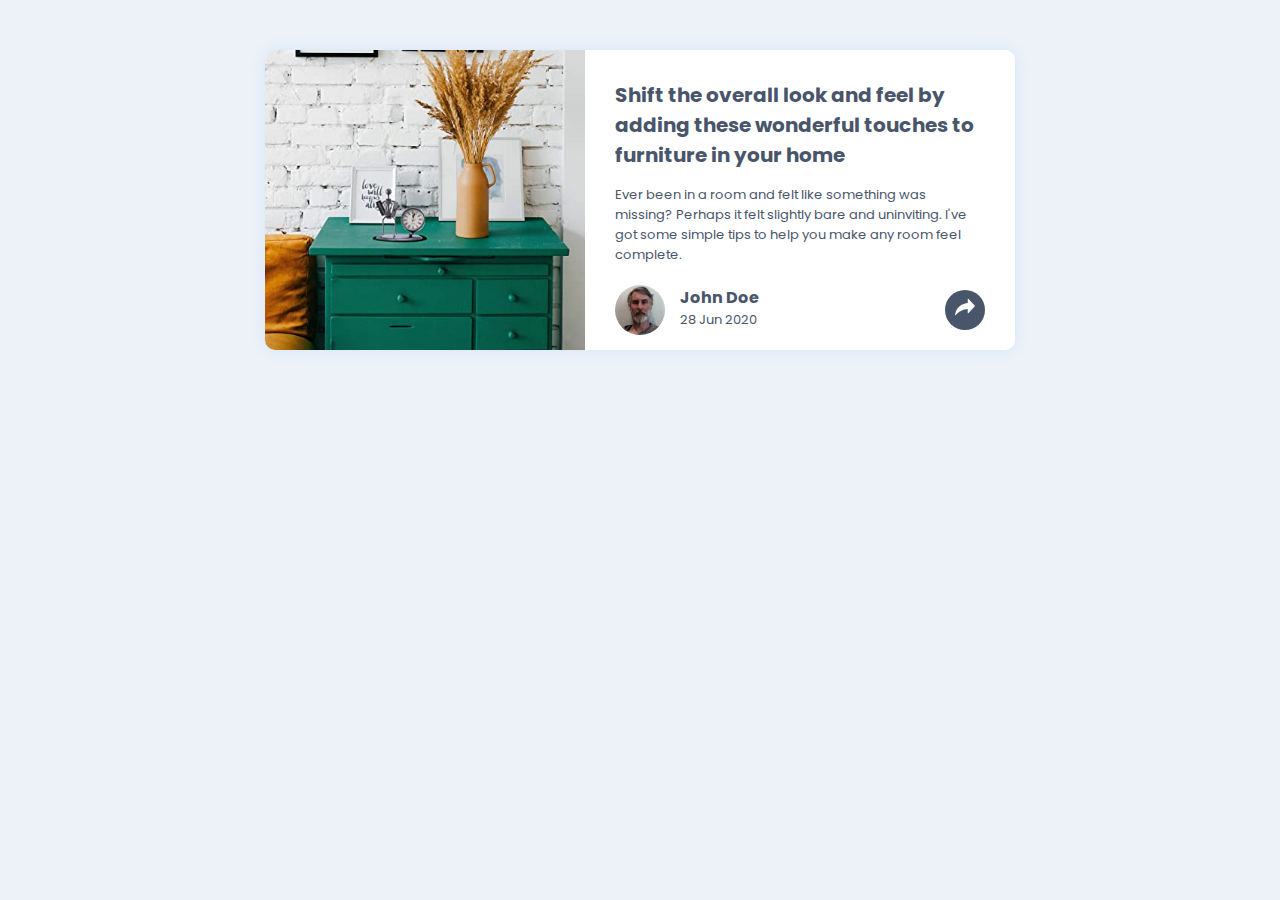
<file: Article Preview Component/index.html>
<!DOCTYPE html>
<html>
  <head>
    <meta charset="UTF-8" />
    <meta name="viewport" content="width=device-width, initial-scale=1.0" />
    <meta http-equiv="X-UA-Compatible" content="ie=edge" />
    <title>My Website</title>
    <link rel="stylesheet" href="style/style.css" />
  </head>
  <body>
    <main>
      <img
        id="furniture"
        src="images/furniture.jpg"
        alt="shot of green drawer with decoration on top"
      />
      <div id="text">
        <h2>
          Shift the overall look and feel by adding these wonderful touches to
          furniture in your home
        </h2>
        <p>
          Ever been in a room and felt like something was missing? Perhaps it
          felt slightly bare and uninviting. I've got some simple tips to help
          you make any room feel complete.
        </p>
        <div id="details">
          <img
            id="author"
            src="images/author.jpg"
            width="50"
            alt="author face photo"
          />

          <div id="details-specs">
            <h4>John Doe</h4>
            <p>28 Jun 2020</p>
          </div>

          <button id="compartilhar">
            <img
              src="images/compartilhar.png"
              width="20"
              alt="flecha de compartilhar"
            />
          </button>
          <nav>
            <p>SHARE</p>
            <img src="images/facebook.png" alt="facebook icon" width="30" />
            <img src="images/twitter.png" alt="twitter icon" width="30" />
            <img src="images/pinterest.png" alt="pinterest icon" width="30" />
            <img
              id="close"
              src="images/x.png"
              alt="exit icon"
              width="20"
              height="20"
            />
          </nav>
        </div>
      </div>
    </main>
    <script src="script.js"></script>
  </body>
</html>
</file>
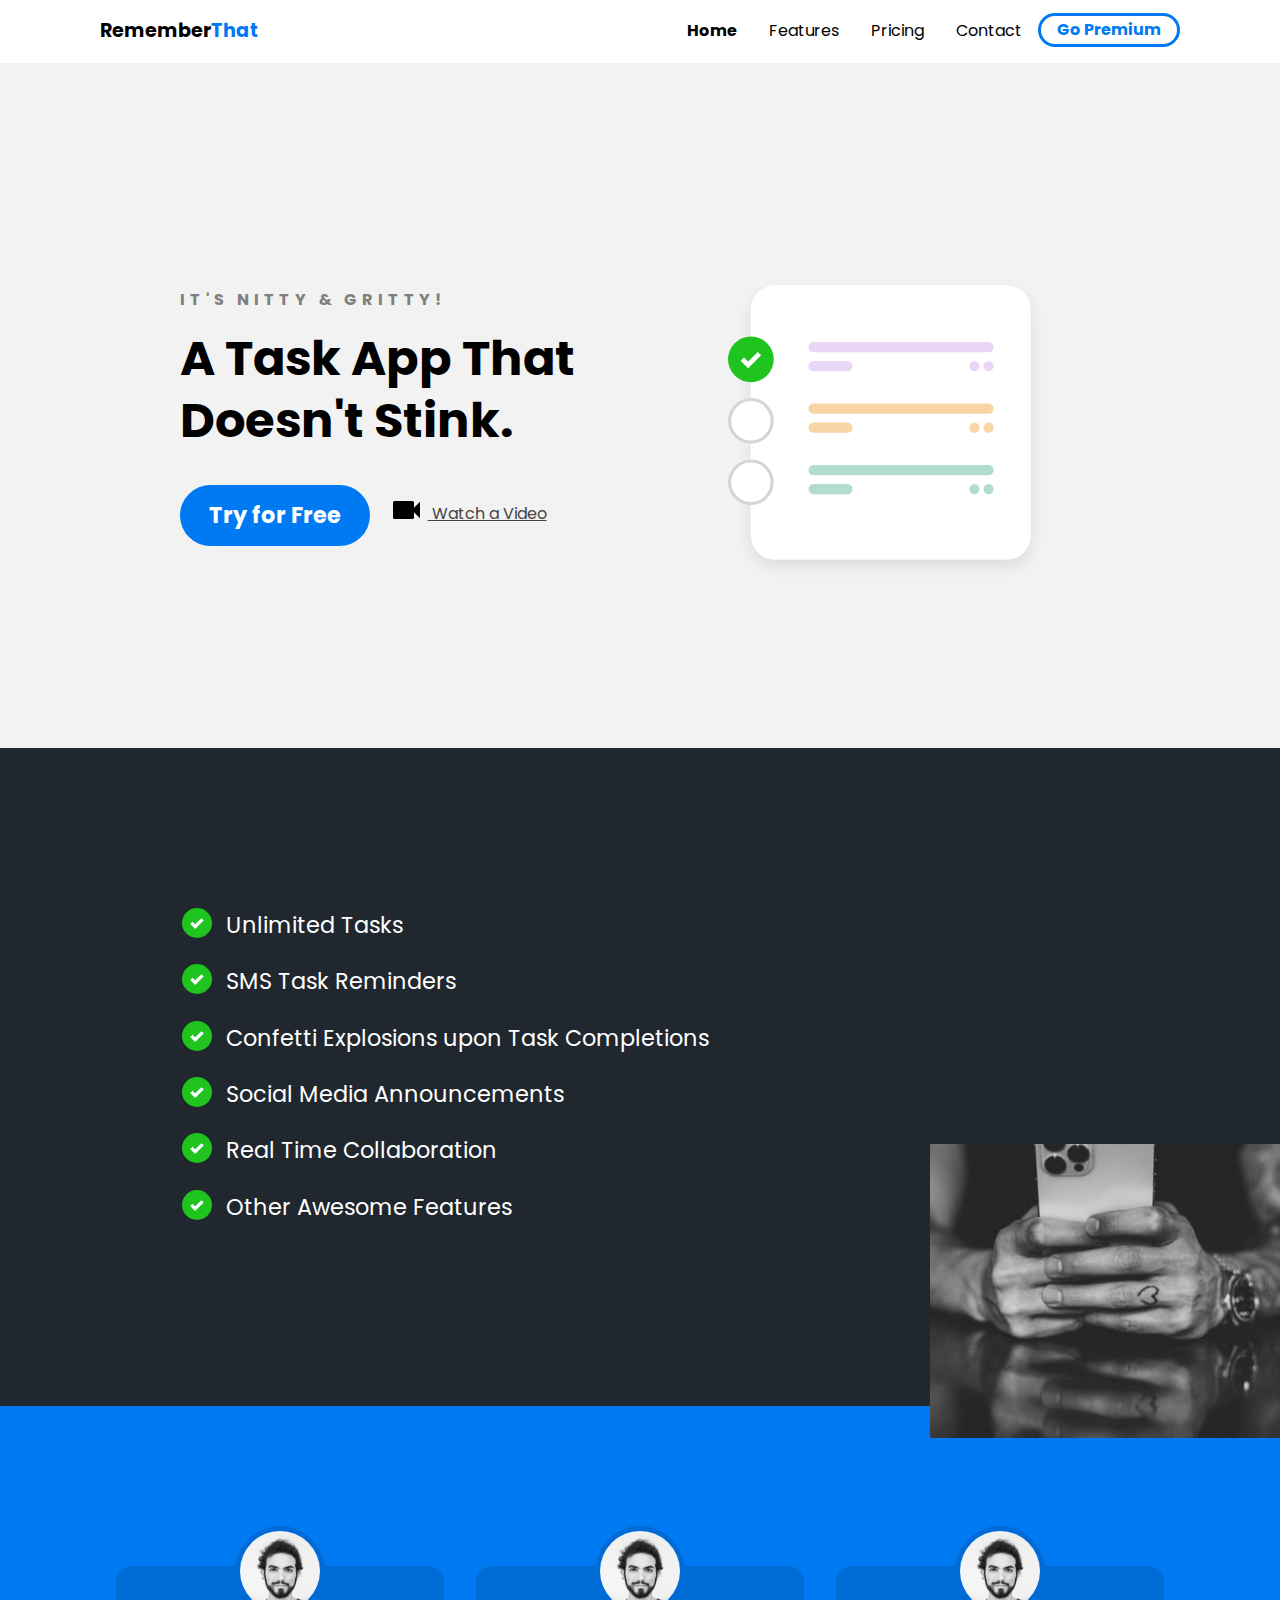
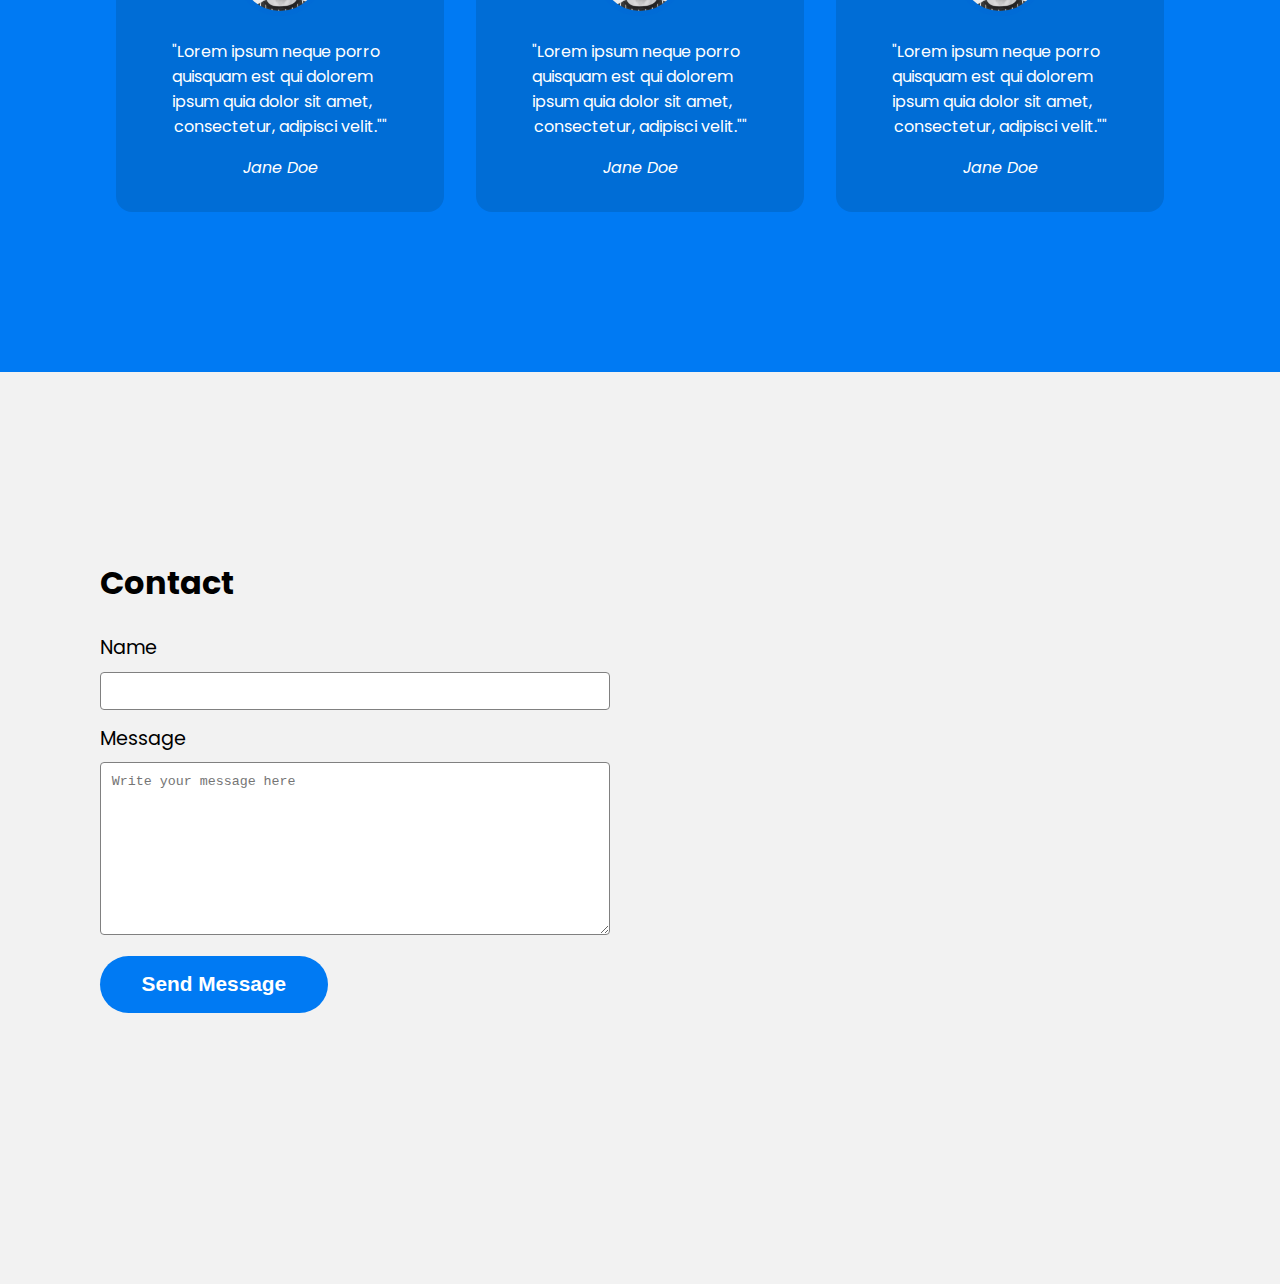
<file: Crash Course/index.html>
<!DOCTYPE html>
<html lang="en">
  <head>
    <meta charset="UTF-8" />
    <meta http-equiv="X-UA-Compatible" content="IE=edge" />
    <meta
      name="viewport"
      content="width=
    , initial-scale=1.0"
    />
    <title>Crash Course</title>
    <link rel="stylesheet" href="css/mains.css" />
  </head>
  <body>
    <div class="navbar">
      <div class="container">
        <a class="logo" href="#">Remember<span>That</span></a>

        <img
          id="mobile-cta"
          class="mobile-menu"
          src="images/menu.svg"
          alt="Open Navigation"
        />

        <nav>
          <img
            id="mobile-exit"
            class="mobile-menu-exit"
            src="images/exit.svg"
            alt="Close Navigation"
          />
          <ul class="primary-nav">
            <li class="current">
              <a href="#">Home</a>
            </li>
            <li>
              <a href="#">Features</a>
            </li>
            <li>
              <a href="#">Pricing</a>
            </li>
          </ul>
          <ul class="secondary-nav">
            <li>
              <a href="#">Contact</a>
            </li>
            <li class="go-premium-cta">
              <a href="#">Go Premium</a>
            </li>
          </ul>
        </nav>
      </div>
    </div>

    <section class="hero">
      <div class="container">
        <div class="left-col">
          <p class="subhead">It's Nitty &amp; Gritty!</p>
          <h1>A Task App That Doesn't Stink.</h1>
          <div class="hero-cta">
            <a href="#" class="primary-cta">Try for Free</a>
            <a href="#" class="watch-video-cta">
              <img src="images/watch.svg" alt="Watch a video" /> Watch a Video
            </a>
          </div>
        </div>
        <img
          src="images/illustration.svg"
          class="hero-img"
          alt="Illustration"
        />
      </div>
    </section>

    <section class="features-section">
      <div class="container">
        <ul class="features-list">
          <li>Unlimited Tasks</li>
          <li>SMS Task Reminders</li>
          <li>Confetti Explosions upon Task Completions</li>
          <li>Social Media Announcements</li>
          <li>Real Time Collaboration</li>
          <li>Other Awesome Features</li>
        </ul>

        <img
          class="features-section-img"
          src="images/holding-phone.jpg"
          alt="Man holding Phone"
        />
      </div>
    </section>

    <section class="testimonials-section">
      <div class="container">
        <ul>
          <li>
            <img src="images/person.jpg" alt="Person" />
            <blockquote>
              "Lorem ipsum neque porro quisquam est qui dolorem ipsum quia dolor
              sit amet, consectetur, adipisci velit.""
            </blockquote>
            <cite>Jane Doe</cite>
          </li>
          <li>
            <img src="images/person.jpg" alt="Person" />
            <blockquote>
              "Lorem ipsum neque porro quisquam est qui dolorem ipsum quia dolor
              sit amet, consectetur, adipisci velit.""
            </blockquote>
            <cite>Jane Doe</cite>
          </li>
          <li>
            <img src="images/person.jpg" alt="Person" />
            <blockquote>
              "Lorem ipsum neque porro quisquam est qui dolorem ipsum quia dolor
              sit amet, consectetur, adipisci velit.""
            </blockquote>
            <cite>Jane Doe</cite>
          </li>
        </ul>
      </div>
    </section>

    <section class="contact-section">
      <div class="container">
        <div class="contact-left">
          <h2>Contact</h2>
          <form action="">
            <label for="name">Name</label>
            <input type="text" id="name" name="name" />

            <label for="message">Message</label>
            <textarea
              name="message"
              id="mesage"
              cols="30"
              rows="10"
              placeholder="Write your message here"
            ></textarea>

            <input
              type="submit"
              class="send-message-cta"
              value="Send Message"
            />
          </form>
        </div>
        <div class="contact-right">
          <iframe
            src="https://www.google.com/maps/embed?pb=!1m18!1m12!1m3!1d3537.8714321676825!2d-48.51075507558529!3d-27.535453135428885!2m3!1f0!2f0!3f0!3m2!1i1024!2i768!4f13.1!3m3!1m2!1s0x9527470d7aaf826b%3A0x4d3572e8bdd0a188!2sSquare%20SC!5e0!3m2!1spt-BR!2sbr!4v1649098573758!5m2!1spt-BR!2sbr"
            width="600"
            height="450"
            style="border: 0"
            allowfullscreen=""
            loading="lazy"
            referrerpolicy="no-referrer-when-downgrade"
          ></iframe>
        </div>
      </div>
    </section>

    <script>
      const mobileBtn = document.getElementById("mobile-cta");
      const nav = document.querySelector("nav");
      const mobileBtnExit = document.getElementById("mobile-exit");
      mobileBtn.addEventListener("click", () => {
        nav.classList.add("menu-btn");
      });
      mobileBtnExit.addEventListener("click", () => {
        nav.classList.remove("menu-btn");
      });
    </script>
  </body>
</html>
</file>
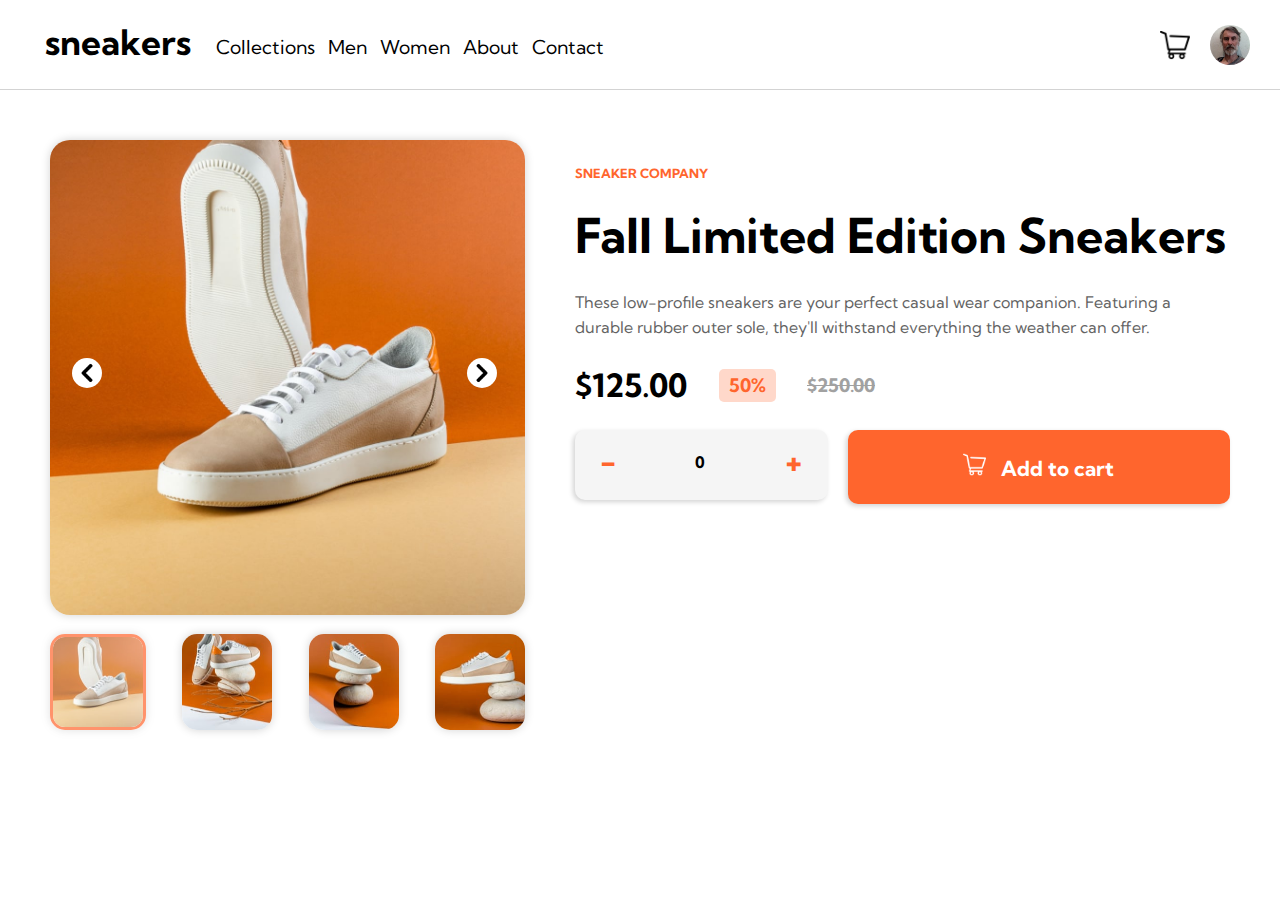
<file: E-commerce Product Page/index.html>
<!DOCTYPE html>
<html>
  <head>
    <meta charset="UTF-8" />
    <meta name="viewport" content="width=device-width, initial-scale=1.0" />
    <meta http-equiv="X-UA-Compatible" content="ie=edge" />
    <title>My Website</title>
    <link rel="stylesheet" href="style/style.css" />
  </head>
  <body>
    <header>
      <img
        id="menu-icon"
        src="images/menu.png"
        alt="menu icon"
        width="25"
        height="25"
      />
      <h2>sneakers</h2>

      <nav>
        <div id="navbar">
          <img
            src="images/close.png"
            alt="close icon"
            width="20"
            id="close-nav"
          />
          <a href="#">Collections</a>
          <a href="#">Men</a>
          <a href="#">Women</a>
          <a href="#">About</a>
          <a href="#">Contact</a>
        </div>
        <div id="gray-filter"></div>
      </nav>
      <div id="user-items">
        <img src="images/cart.png" alt="cart icon" id="cart" width="30" /><img
          src="images/author.jpg"
          alt="profile picture"
          id="profile"
          width="40"
        />
      </div>
    </header>
    <main>
      <section id="images-product">
        <div id="images-carrossel">
          <div id="flechas">
            <div>
              <img
                src="images/flecha-esquerda.png"
                alt="flecha esquerda"
                width="20"
                id="previous-arrow"
              />
            </div>
            <div>
              <img
                src="images/flecha-direita.png"
                alt="flecha direita"
                width="20"
                id="next-arrow"
              />
            </div>
          </div>
          <img
            class="carousel"
            src="images/image-product-1.jpg"
            alt="imagem produto 1"
            id="img1"
          />
          <img
            class="hide carousel"
            src="images/image-product-2.jpg"
            alt="imagem produto 2"
            id="img2"
          />
          <img
            class="hide carousel"
            src="images/image-product-3.jpg"
            alt="imagem produto 3"
            id="img3"
          />
          <img
            class="hide carousel"
            src="images/image-product-4.jpg"
            alt="imagem produto 4"
            id="img4"
          />
        </div>
        <div id="images-thumbnail">
          <img
            src="images/image-product-1-thumbnail.jpg"
            alt="imagem produto 1 thumbnail"
            id="thumb1"
            class="thumb-selected"
          />
          <img
            src="images/image-product-2-thumbnail.jpg"
            alt="imagem produto 2 thumbnail"
            id="thumb2"
          />
          <img
            src="images/image-product-3-thumbnail.jpg"
            alt="imagem produto 3 thumbnail"
            id="thumb3"
          />
          <img
            src="images/image-product-4-thumbnail.jpg"
            alt="imagem produto 4 thumbnail"
            id="thumb4"
          />
        </div>
      </section>
      <section id="product-description">
        <h6>SNEAKER COMPANY</h6>
        <h1 id="title">Fall Limited Edition Sneakers</h1>
        <p>
          These low-profile sneakers are your perfect casual wear companion.
          Featuring a durable rubber outer sole, they'll withstand everything
          the weather can offer.
        </p>
        <div id="price-section">
          <h1>$125.00</h1>
          <h3 id="discount">50%</h3>
          <h3 id="original-price">$250.00</h3>
        </div>
        <div id="buttons-buy">
          <div id="add-item">
            <button class="change-quantity" id="take-off">-</button>
            <p>0</p>
            <button class="change-quantity" id="add">+</button>
          </div>
          <button id="add-to-cart">
            <img src="images/cart.png" alt="cart icon" width="23" />
            Add to cart
          </button>
        </div>
      </section>
    </main>
    <script src="script.js"></script>
  </body>
</html>
</file>
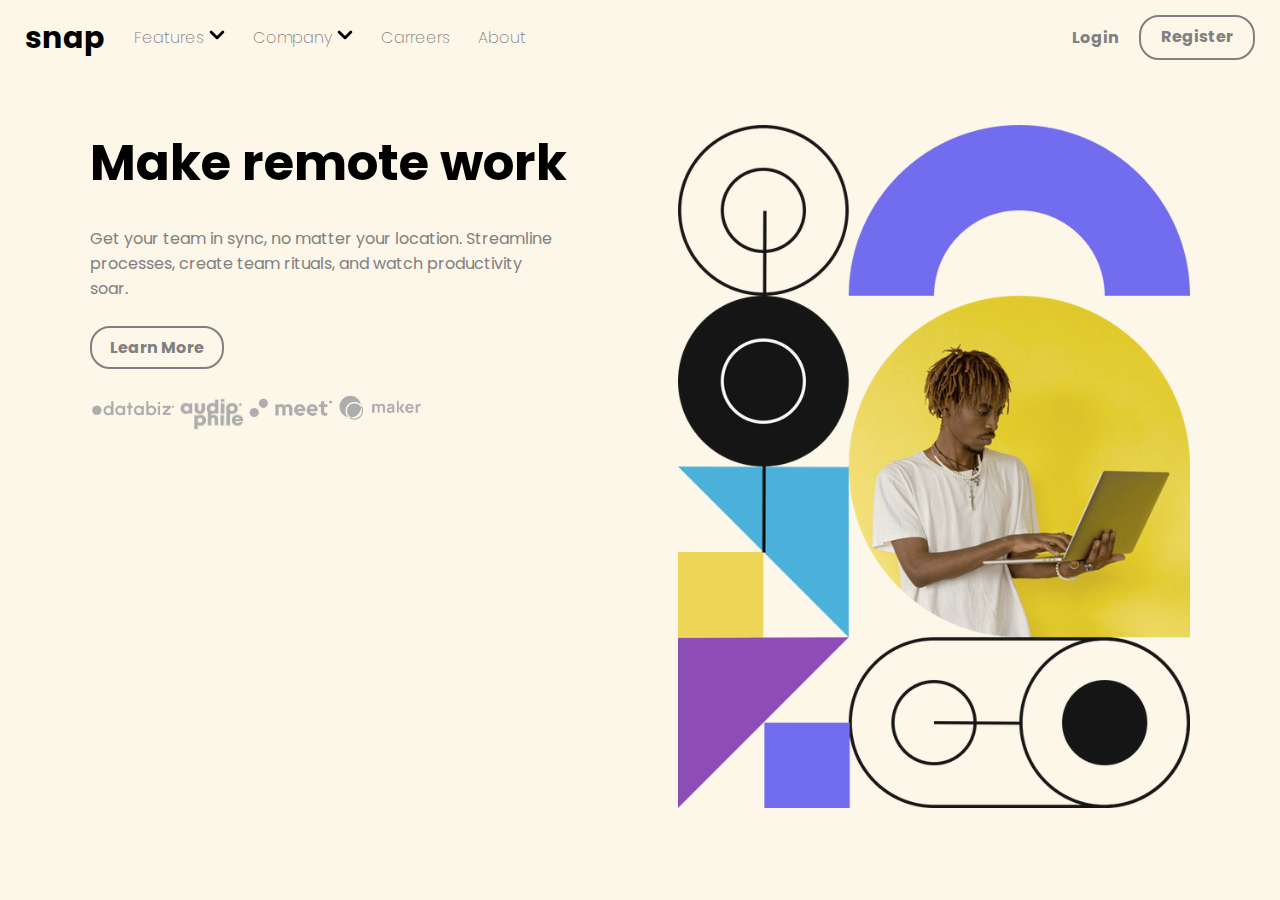
<file: Intro Section/index.html>
<!DOCTYPE html>
<html>
  <head>
    <meta charset="UTF-8" />
    <meta name="viewport" content="width=device-width, initial-scale=1.0" />
    <meta http-equiv="X-UA-Compatible" content="ie=edge" />
    <title>My Website</title>
    <link rel="stylesheet" href="style/style.css" />
  </head>
  <body>
    <header>
      <h3 id="title">snap</h3>

      <img
        class="show-menu"
        id="menu-bar"
        src="images/menu.png"
        alt="menu icon"
        width="25"
      />
      <img
        class="hide"
        id="close-bar"
        src="images/close.png"
        alt="menu icon"
        width="25"
      />
      <nav>
        <div id="features-nav">
          <h4>
            Features
            <img
              id="arrow-feature"
              src="images/flecha-baixo.png"
              alt="arrow icon"
              width="16"
            />
          </h4>
          <div class="hide" id="features-drop">
            <p>ToDo List</p>
            <p>Calendars</p>
            <p>Reminders</p>
            <p>Planning</p>
          </div>
        </div>

        <div id="company-nav">
          <h4>
            Company
            <img
              id="arrow-company"
              src="images/flecha-baixo.png"
              alt="arrow icon"
              width="16"
            />
          </h4>
          <div class="hide" id="company-drop">
            <p>History</p>
            <p>Our Team</p>
            <p>Blog</p>
          </div>
        </div>

        <h4>Carreers</h4>
        <h4>About</h4>

        <h4 id="login">Login</h4>
        <h4 id="register">Register</h4>
      </nav>
    </header>
    <main>
      <div id="intro-art-mobile">
        <img src="images/image-hero-mobile.png" alt="abstract art" />
      </div>
      <div id="descriptions">
        <h1>Make remote work</h1>
        <p>
          Get your team in sync, no matter your location. Streamline processes,
          create team rituals, and watch productivity soar.
        </p>
        <h4>Learn More</h4>
        <div id="logos">
          <img
            class="img-logo"
            src="images/client-databiz.png"
            alt="databiz logo"
            width="85"
          />
          <img
            class="img-logo"
            src="images/client-audiophile.png"
            alt="audiophile logo"
            width="65"
          />

          <img
            class="img-logo"
            src="images/client-meet.png"
            alt="meet logo"
            width="85"
          />
          <img
            class="img-logo"
            src="images/client-maker.png"
            alt="maker logo"
            width="85"
          />
        </div>
      </div>
      <img
        id="intro-art-desktop"
        src="images/image-hero-desktop.png"
        alt="abstract art"
      />
    </main>
    <footer></footer>
    <script src="script.js"></script>
  </body>
</html>
</file>
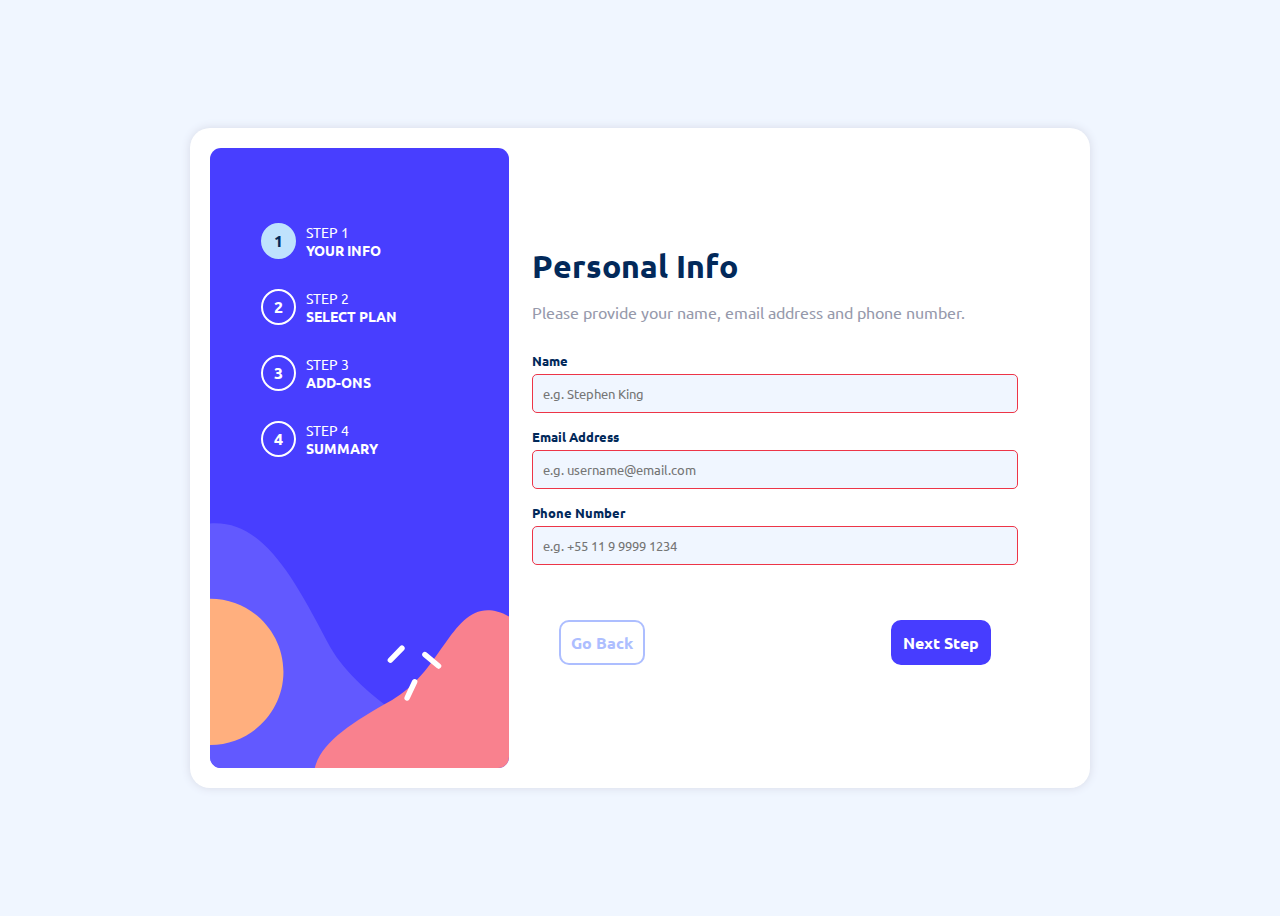
<file: Multi-Step Form/index.html>
<!DOCTYPE html>
<html>
  <head>
    <meta charset="UTF-8" />
    <meta name="viewport" content="width=device-width, initial-scale=1.0" />
    <meta http-equiv="X-UA-Compatible" content="ie=edge" />
    <title>Multi-Step Form</title>
    <link rel="stylesheet" href="style/style.css" />
  </head>
  <body>
    <main>
      <nav>
        <img id="desktop" src="images/bg-sidebar-desktop.svg" alt="" />
        <div id="nav">
          <div id="page-1" class="description">
            <button class="selected">1</button>
            <div class="page-description">
              <p>STEP 1</p>
              <h4>YOUR INFO</h4>
            </div>
          </div>
          <div id="page-2" class="description">
            <button>2</button>
            <div class="page-description">
              <p>STEP 2</p>
              <h4>SELECT PLAN</h4>
            </div>
          </div>
          <div id="page-3" class="description">
            <button>3</button>
            <div class="page-description">
              <p>STEP 3</p>
              <h4>ADD-ONS</h4>
            </div>
          </div>
          <div id="page-4" class="description">
            <button>4</button>
            <div class="page-description">
              <p>STEP 4</p>
              <h4>SUMMARY</h4>
            </div>
          </div>
        </div>
      </nav>

      <form id="form-post" action="thanks.html">
        <section id="personal-info" class="">
          <div class="header">
            <h1>Personal Info</h1>
            <p>Please provide your name, email address and phone number.</p>
          </div>
          <div class="form" id="info">
            <label for="POST-name">Name</label>
            <input
              id="POST-name"
              class="input-text"
              type="text"
              name="name"
              placeholder="e.g. Stephen King"
              required
            />

            <label for="POST-email">Email Address</label>
            <input
              id="POST-email"
              class="input-text"
              type="email"
              name="email"
              placeholder="e.g. username@email.com"
              required
            />

            <label for="POST-phone">Phone Number</label>
            <input
              id="POST-phone"
              class="input-text"
              type="tel"
              name="phone"
              placeholder="e.g. +55 11 9 9999 1234"
              required
            />
          </div>
        </section>

        <section id="select-plan" class="hide">
          <div class="header">
            <h1>Select Your Plan</h1>
            <p>You have the option of monthly or yearly billing.</p>
          </div>
          <div class="form" id="sel-plan">
            <input type="radio" id="arcade" name="plan" value="Arcade" />
            <label for="arcade" class="label-pattern"
              ><img src="images/icon-arcade.svg" alt="" />
              <div>
                <h4>Arcade</h4>
                <p>R$9<span class="plan-change">/mo</span></p>
                <h6 class="year-contract hide">2 months free</h6>
              </div></label
            >

            <input type="radio" id="advanced" name="plan" value="Advanced" />
            <label for="advanced" class="label-pattern"
              ><img src="images/icon-advanced.svg" alt="" />
              <div>
                <h4>Advanced</h4>
                <p>R$12<span class="plan-change">/mo</span></p>
                <h6 class="year-contract hide">2 months free</h6>
              </div></label
            >

            <input type="radio" id="pro" name="plan" value="Pro" checked />
            <label for="pro" class="label-pattern"
              ><img src="images/icon-pro.svg" alt="" />
              <div>
                <h4>Pro</h4>
                <p>R$15<span class="plan-change">/mo</span></p>
                <h6 class="year-contract hide">2 months free</h6>
              </div></label
            >

            <div id="payment-method">
              <input
                type="radio"
                id="month"
                class="form-control"
                name="payment-method"
                value="Month"
                checked
              />
              <label for="month">Monthly</label>
              <input
                type="radio"
                id="year"
                name="payment-method"
                value="Year"
                class="form-control"
              />
              <label for="year">Yearly</label>
            </div>
          </div>
        </section>

        <section id="add-ons" class="hide">
          <div class="header">
            <h1>Pick Add-ons</h1>
            <p>Add-ons help enhance your gaming experience.</p>
          </div>
          <div class="form add-ons-content">
            <input
              type="checkbox"
              id="online-service"
              name="online-service"
              value="Online"
            />
            <label for="online-service" class="label-pattern"
              ><div>
                <h4>Online Service</h4>
                <p>Access to multiplayer games</p>
              </div>
              <h6>+R$1<span class="plan-change">/mo</span></h6></label
            >

            <input
              type="checkbox"
              id="larger-storage"
              name="larger-storage"
              value="Storage"
            />
            <label for="larger-storage" class="label-pattern"
              ><div>
                <h4>Larger Storage</h4>
                <p>Extra 1TB of cloud save</p>
              </div>
              <h6>+R$2<span class="plan-change">/mo</span></h6></label
            >

            <input
              type="checkbox"
              id="custom-profile"
              name="custom-profile"
              value="Custom"
            />
            <label for="custom-profile" class="label-pattern"
              ><div>
                <h4>Custom Profile</h4>
                <p>Custom theme on your profile</p>
              </div>
              <h6>+R$2<span class="plan-change">/mo</span></h6></label
            >
          </div>
        </section>

        <section id="summary" class="hide">
          <div class="header">
            <h1>Finishing Up</h1>
            <p>Duble-check if everything looks OK before confirming</p>
          </div>
          <div class="form" id="form-summary">
            <div id="gray-bg">
              <div id="plan-info" class="add-ons-summary">
                <h4>Pro</h4>
                <p>R$15<span class="plan-change">/mo</span></p>
                <h6 class="year-contract hide">2 months free</h6>
              </div>
              <p id="change-plan">Change Plan</p>
              <hr />
              <div>
                <div id="on-serv" class="add-ons-summary"></div>
                <div id="lar-sto" class="add-ons-summary"></div>
                <div id="cus-prof" class="add-ons-summary"></div>
              </div>
            </div>
            <div id="total" class="add-ons-summary">
              <h4>Total</h4>
              <p>
                R$<span id="valor-total">15</span
                ><span class="plan-change">/mo</span>
              </p>
            </div>
          </div>
        </section>

        <div class="footer">
          <p id="go-back" class="button">Go Back</p>
          <p class="button next-step" id="button-next">Next Step</p>
          <input
            class="next-step hide"
            id="button-submit"
            type="submit"
            value="Submit"
          />
        </div>
      </form>
    </main>
    <script defer src="script.js"></script>
  </body>
</html>
</file>
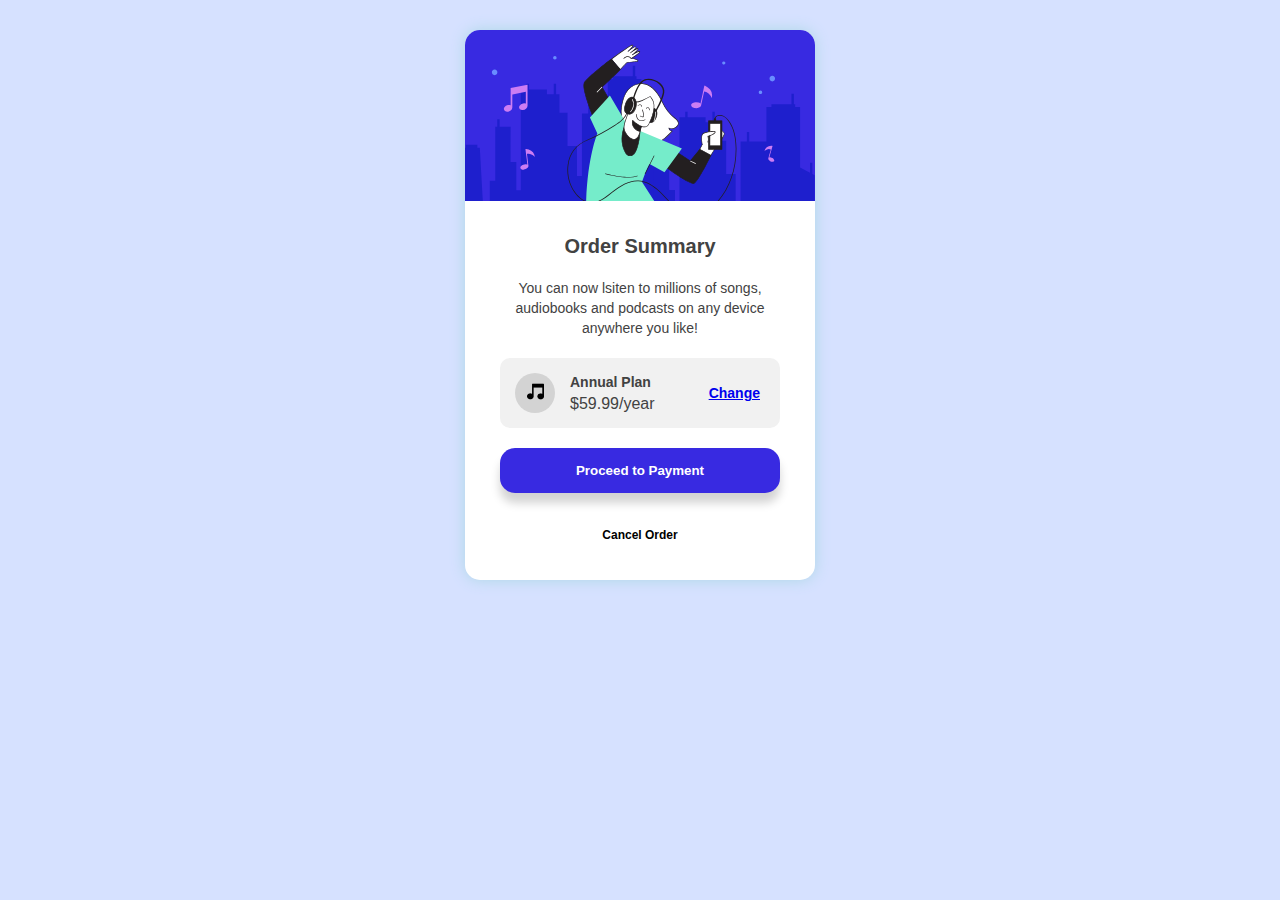
<file: Order Summary Component/index.html>
<!DOCTYPE html>
<html>
  <head>
    <meta charset="UTF-8" />
    <meta name="viewport" content="width=device-width, initial-scale=1.0" />
    <meta http-equiv="X-UA-Compatible" content="ie=edge" />
    <title>My Website</title>
    <link rel="stylesheet" href="style/style.css" />
  </head>
  <body>
    <main>
      <img
        id="dancing"
        src="style/illustration-hero.svg"
        alt="illustration of person with headphones dancing at night"
      />
      <div id="texto">
        <h1>Order Summary</h1>
        <p id="description">
          You can now lsiten to millions of songs, audiobooks and podcasts on
          any device anywhere you like!
        </p>
        <div id="plan">
          <div id="background">
            <img src="style/nota.png" width="17" alt="nota musical" />
          </div>
          <div id="plan-specs">
            <h3>Annual Plan</h3>
            <p>$59.99/year</p>
          </div>

          <a href="#">Change</a>
        </div>
        <button id="payment">Proceed to Payment</button>
        <button id="cancel">Cancel Order</button>
      </div>
    </main>
  </body>
</html>
</file>
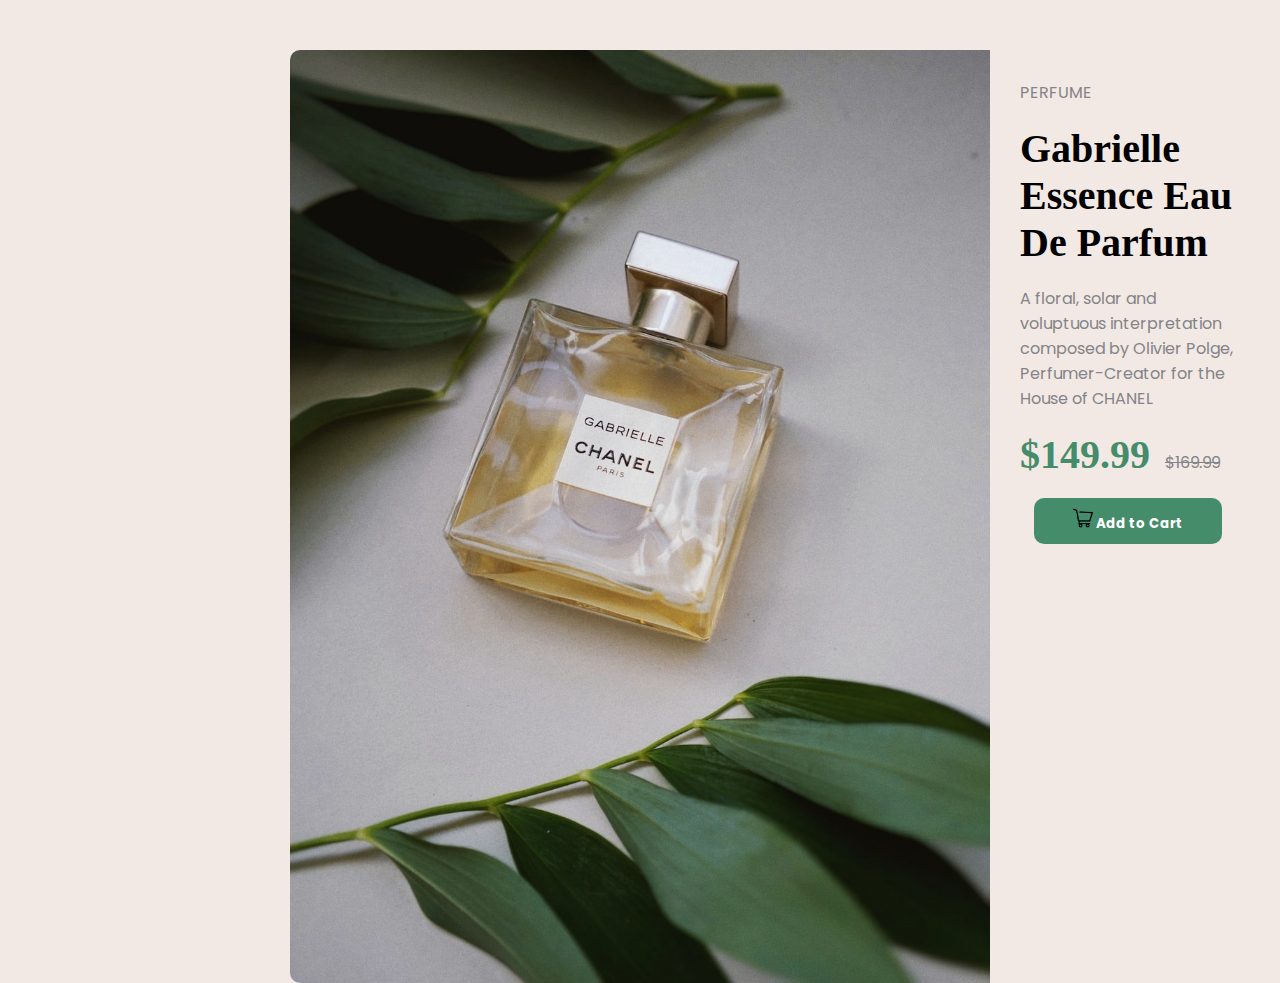
<file: Product Preview Component/index.html>
<!DOCTYPE html>
<html>
  <head>
    <meta charset="UTF-8" />
    <meta name="viewport" content="width=device-width, initial-scale=1.0" />
    <meta http-equiv="X-UA-Compatible" content="ie=edge" />
    <title>My Website</title>
    <link rel="stylesheet" href="style/style.css" />
  </head>
  <body>
    <main>
      <img
        id="image"
        src="images/perfume.jpg"
        alt="perfume chanel com folhas ao redor"
      />

      <div id="text">
        <p>PERFUME</p>
        <h1>Gabrielle Essence Eau De Parfum</h1>
        <p>
          A floral, solar and voluptuous interpretation composed by Olivier
          Polge, Perfumer-Creator for the House of CHANEL
        </p>

        <p id="promotion">$149.99<a id="price">$169.99</a></p>

        <div id="button">
          <button>
            <img
              src="images/cart.png"
              width="20"
              height="20"
              alt="carrinho de compras"
            />
            Add to Cart
          </button>
        </div>
      </div>
    </main>
  </body>
</html>
</file>
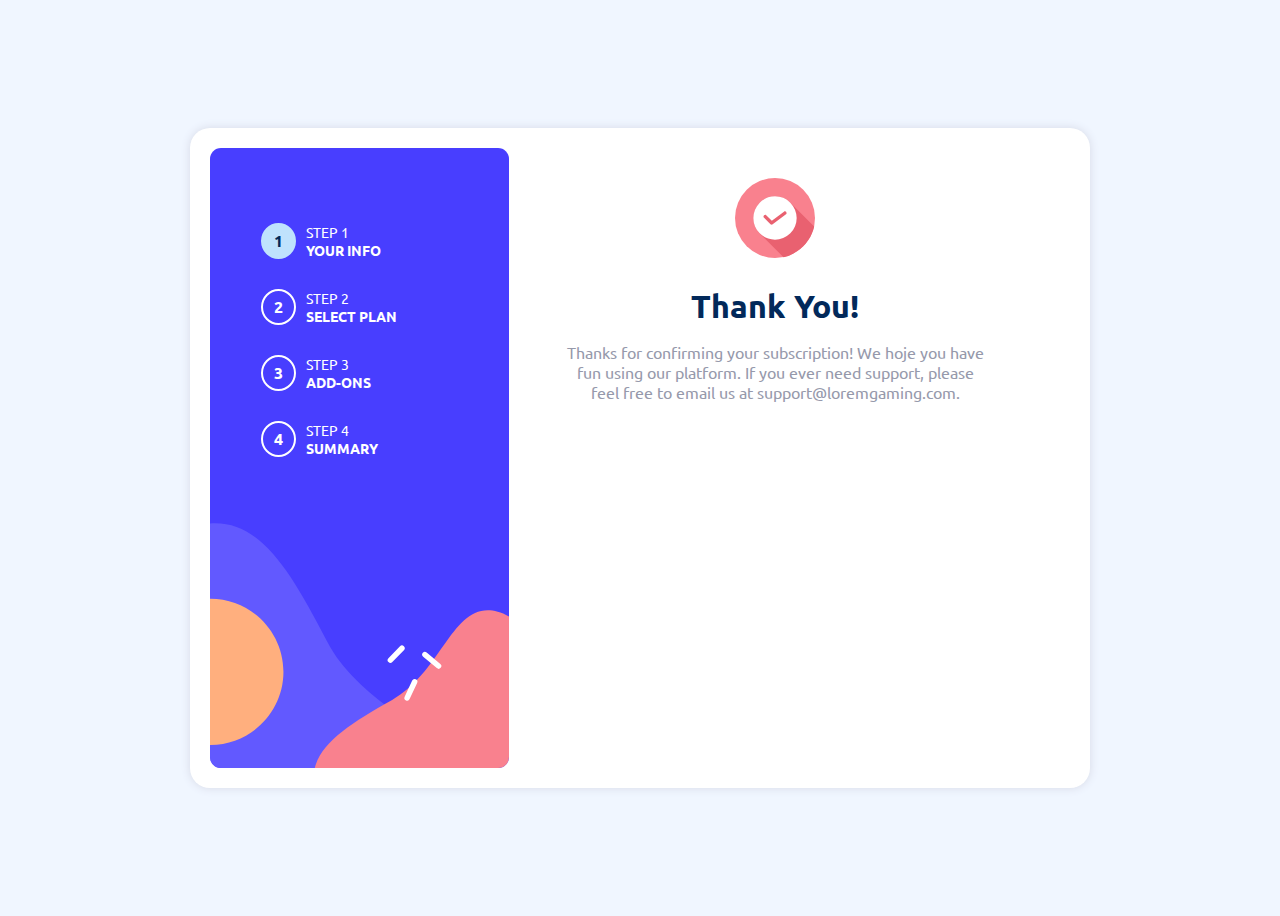
<file: Multi-Step Form/thanks.html>
<!DOCTYPE html>
<html>
  <head>
    <meta charset="UTF-8" />
    <meta name="viewport" content="width=device-width, initial-scale=1.0" />
    <meta http-equiv="X-UA-Compatible" content="ie=edge" />
    <title>Multi-Step Form</title>
    <link rel="stylesheet" href="style/style.css" />
  </head>
  <body>
    <main>
      <nav>
        <img id="desktop" src="images/bg-sidebar-desktop.svg" alt="" />
        <div id="nav">
          <div id="page-1" class="description">
            <button class="selected">1</button>
            <div class="page-description">
              <p>STEP 1</p>
              <h4>YOUR INFO</h4>
            </div>
          </div>
          <div id="page-2" class="description">
            <button>2</button>
            <div class="page-description">
              <p>STEP 2</p>
              <h4>SELECT PLAN</h4>
            </div>
          </div>
          <div id="page-3" class="description">
            <button>3</button>
            <div class="page-description">
              <p>STEP 3</p>
              <h4>ADD-ONS</h4>
            </div>
          </div>
          <div id="page-4" class="description">
            <button>4</button>
            <div class="page-description">
              <p>STEP 4</p>
              <h4>SUMMARY</h4>
            </div>
          </div>
        </div>
      </nav>

      <section id="thanks" class="">
        <div class="header thanks">
          <img src="images/icon-thank-you.svg" alt="thanks icon" />
          <h1>Thank You!</h1>
          <p>
            Thanks for confirming your subscription! We hoje you have fun using
            our platform. If you ever need support, please feel free to email us
            at support@loremgaming.com.
          </p>
        </div>
      </section>
    </main>
    <!-- <script src="script.js"></script> -->
  </body>
</html>
</file>
<file: Article Preview Component/style/style.css>
@import url("https://fonts.googleapis.com/css2?family=Poppins:wght@400;700&display=swap");
* {
  margin: 0;
  padding: 0;
  font-family: "Poppins";
  color: #49556b;
}

body {
  background-color: #edf2f8;
}

main {
  width: 750px;
  height: 300px;
  background-color: white;
  margin: auto;
  margin-top: 50px;
  display: flex;
  border-radius: 10px;
  box-shadow: 0 0 15px rgb(212, 229, 250);
}

#furniture {
  width: 125%;
  border-radius: 10px 0 0 10px;
  object-fit: cover;
}

#text {
  padding: 30px;
}
#text h2 {
  font-size: 20px;
  margin-bottom: 15px;
}
#text p {
  font-size: 13px;
}

#details {
  display: flex;
  height: 50px;
  margin-top: 20px;
}

#author {
  border-radius: 50%;
  margin-right: 15px;
}

button {
  background-color: #49556b;
  border: 0;
  border-radius: 50%;
  width: 40px;
  height: 40px;
  margin: 5px 0 5px auto;
}
button img {
  filter: invert(100%);
  margin: auto;
}

nav {
  display: none;
}

.menu {
  display: flex;
  margin: 0;
  position: absolute;
  background-color: #49556b;
  padding: 10px 15px;
  border-radius: 15px;
}
.menu p {
  color: white;
  letter-spacing: 4px;
  padding: 5px;
}
.menu img {
  filter: invert(100%);
  padding: 0 10px;
}
.menu #close {
  padding: 5px 0 5px 100px;
}

@media only screen and (max-width: 800px) {
  main {
    display: block;
    width: 350px;
    height: 550px;
  }
  #furniture {
    width: 100%;
    aspect-ratio: 3/2;
    border-radius: 10px 10px 0 0;
  }
  #text h2 {
    font-size: 17px;
  }
  .menu {
    display: flex;
    padding: 10px 15px;
  }
  .menu p {
    padding: 5px;
  }
  .menu #close {
    padding: 5px 0 5px 20px;
  }
}

/*# sourceMappingURL=style.css.map */
</file>
<file: Crash Course/css/mains.css>
@import url("https://fonts.googleapis.com/css2?family=Poppins:wght@400;700&display=swap");
:root {
  --primary-color: #007af3;
}

body {
  background-color: #f2f2f2;
  margin: 0;
  font-family: "Poppins";
}

.navbar {
  background: white;
  padding: 1em;
}

.navbar .logo {
  text-decoration: none;
  font-weight: bold;
  color: black;
  font-size: 1.2em;
}

.navbar .logo span {
  color: var(--primary-color);
}

.navbar nav {
  display: none;
}

.navbar .container {
  display: -webkit-box;
  display: -ms-flexbox;
  display: flex;
  place-content: space-between;
}

.navbar .mobile-menu {
  cursor: pointer;
}

a {
  color: #444444;
}

ul {
  list-style-type: none;
  margin: 0;
  padding: 0;
}

section {
  padding: 5em 2em;
}

.hero {
  text-align: center;
}

.left-col .subhead {
  text-transform: uppercase;
  font-weight: bold;
  color: gray;
  letter-spacing: 0.3em;
}

.left-col h1 {
  font-size: 2.5em;
  line-height: 1.3em;
  margin-top: 0.2em;
}

.left-col .primary-cta {
  background: var(--primary-color);
  color: white;
  text-decoration: none;
  padding: 0.6em 1.3em;
  font-size: 1.4em;
  border-radius: 5em;
  font-weight: bold;
  display: inline-block;
}

.left-col .watch-video-cta {
  display: block;
  margin-top: 1em;
}

.left-col img {
  margin-right: 0.5em;
}

.hero-img {
  width: 70%;
  margin-top: 3em;
}

.features-section {
  background: #20272e;
  color: white;
}

ul.features-list {
  margin: 0;
  padding-left: 0.1em;
  display: -ms-grid;
  display: grid;
  -ms-grid-columns: (minmax(19em, 1fr))[auto-fit];
      grid-template-columns: repeat(auto-fit, minmax(19em, 1fr));
}

ul.features-list li {
  font-size: 1.1em;
  margin-bottom: 1em;
  margin-left: 2em;
  position: relative;
}

ul.features-list li:before {
  content: "";
  left: -2em;
  position: absolute;
  width: 20px;
  height: 20px;
  background-image: url("../images/bullet.svg");
  background-size: contain;
  margin-right: 0.5em;
}

.features-section-img {
  display: none;
}

.testimonials-section {
  background: var(--primary-color);
  color: white;
}

.testimonials-section li {
  background: #006dd6;
  text-align-last: center;
  padding: 2em 1em;
  width: 80%;
  margin: 0 auto 5em auto;
  border-radius: 1em;
}

.testimonials-section li img {
  width: 5em;
  height: 5em;
  border: 5px solid #006bd6;
  border-radius: 50%;
  margin-top: -4.5em;
}

h2 {
  font-size: 2em;
}

label {
  display: block;
  font-size: 1.2em;
  margin-bottom: 0.5em;
}

input,
textarea {
  width: 100%;
  padding: 0.8em;
  margin-bottom: 1em;
  border-radius: 0.3em;
  border: 1px solid gray;
  -webkit-box-sizing: border-box;
          box-sizing: border-box;
}

input[type="submit"] {
  background-color: var(--primary-color);
  color: white;
  font-weight: bold;
  font-size: 1.3em;
  border: none;
  margin-bottom: 5em;
  border-radius: 5em;
  display: inline-block;
  padding: 0.8em 2em;
  width: unset;
  cursor: pointer;
}

iframe {
  width: 100%;
  height: 300px;
}

nav.menu-btn {
  display: block;
}

nav {
  position: fixed;
  z-index: 999;
  width: 66%;
  right: 0;
  top: 0;
  background: #20272e;
  height: 100vh;
  padding: 1em;
}

nav ul.primary-nav {
  margin-top: 5em;
}

nav li a {
  color: white;
  text-decoration: none;
  display: block;
  padding: 0.5em;
  font-size: 1.3em;
  text-align: right;
}

nav li a:hover {
  font-weight: bold;
}

.mobile-menu-exit {
  float: right;
  margin: 0.5em;
  cursor: pointer;
}

@media only screen and (min-width: 768px) {
  .mobile-menu,
  .mobile-menu-exit {
    display: none;
  }
  .navbar .container {
    display: -ms-grid;
    display: grid;
    -ms-grid-columns: 180px auto;
        grid-template-columns: 180px auto;
  }
  .navbar nav {
    display: -webkit-box;
    display: -ms-flexbox;
    display: flex;
    -webkit-box-pack: justify;
        -ms-flex-pack: justify;
            justify-content: space-between;
    background: none;
    position: unset;
    height: auto;
    width: 100%;
    padding: 0;
  }
  .navbar nav ul {
    display: -webkit-box;
    display: -ms-flexbox;
    display: flex;
  }
  .navbar nav a {
    color: black;
    font-size: 1em;
    padding: 0.1em 1em;
  }
  .navbar nav ul.primary-nav {
    margin: 0;
  }
  .navbar nav li.current a {
    font-weight: bold;
  }
  .navbar nav li.go-premium-cta a {
    color: var(--primary-color);
    border: 3px solid var(--primary-color);
    font-weight: bold;
    border-radius: 5em;
    margin-top: -0.2em;
  }
  .navbar nav li.go-premium-cta a:hover {
    background: var(--primary-color);
    color: white;
  }
}

@media only screen and (min-width: 1080px) {
  .container {
    width: 1080px;
    margin: 0 auto;
  }
  section {
    padding: 10em 4em;
  }
  .hero .container {
    display: -webkit-box;
    display: -ms-flexbox;
    display: flex;
    -webkit-box-pack: justify;
        -ms-flex-pack: justify;
            justify-content: space-between;
    text-align: left;
  }
  .hero .container .left-col {
    margin: 3em 3em 0 5em;
  }
  .hero .container .left-col h1 {
    font-size: 3em;
    width: 90%;
  }
  .hero-img {
    width: 30%;
    margin-right: 8em;
  }
  .hero-cta {
    display: -webkit-box;
    display: -ms-flexbox;
    display: flex;
  }
  .primary-cta {
    margin-right: 1em;
  }
  ul.features-list {
    display: block;
    margin-left: 5em;
  }
  ul.features-list li {
    font-size: 1.4em;
  }
  ul.features-list li:before {
    width: 30px;
    height: 30px;
  }
  .features-section {
    position: relative;
  }
  .features-section img {
    display: block;
    position: absolute;
    right: 0;
    width: 350px;
    bottom: -2em;
  }
  .testimonials-section ul {
    display: -webkit-box;
    display: -ms-flexbox;
    display: flex;
  }
  .testimonials-section ul li {
    margin: 0 1em;
  }
  .contact-section {
    position: relative;
  }
  .contact-section .container {
    display: -webkit-box;
    display: -ms-flexbox;
    display: flex;
  }
  .contact-right {
    position: absolute;
    right: 0;
    top: 0;
    width: 45%;
    height: 100%;
  }
  .contact-right iframe {
    height: 100%;
  }
}

@media only screen and (min-width: 1350px) {
  .features-section:before {
    content: "";
    position: absolute;
    width: 10%;
    height: 20em;
    background: var(--primary-color);
    left: 0;
    top: -4em;
  }
  .features-section:after {
    content: "";
    position: absolute;
    width: 200px;
    height: 20em;
    background: url("../images/dots.svg") no-repeat;
    left: 4.5;
    top: 2em;
  }
}
/*# sourceMappingURL=mains.css.map */
</file>
<file: E-commerce Product Page/style/style.css>
@import url("https://fonts.googleapis.com/css2?family=Kumbh+Sans:wght@300;400;700&display=swap");
* {
  margin: 0;
  padding: 0;
  font-family: "Kumbh Sans";
}

.hide {
  display: none;
}

.show-block {
  display: block;
}

.show-flex {
  display: flex;
}

header {
  display: flex;
  padding: 20px 30px;
}
header h2 {
  margin: 0 10px 5px 15px;
  font-size: 35px;
}
header #menu-icon {
  margin: 14px 0 0 0;
}
header #user-items {
  margin-left: auto;
}
header #user-items #profile {
  margin-top: 5px;
  border-radius: 50%;
}
header #user-items #cart {
  padding: 0 20px 5px 0;
}
header nav {
  width: 100%;
  display: none;
  justify-content: space-between;
  position: absolute;
  height: 100%;
}
header nav #navbar {
  z-index: 2;
  display: flex;
  flex-direction: column;
  margin: -20px -30px;
  padding: 35px 30px;
  background-color: white;
  align-self: stretch;
}
header nav #navbar #close-nav {
  margin-bottom: 25px;
}
header nav #navbar a {
  color: black;
  font-size: 1.3rem;
  text-decoration: none;
  padding: 15px 0;
}
header nav #gray-filter {
  z-index: 1;
  margin: -20px 0;
  background-color: rgba(90, 90, 90, 0.5);
  flex-grow: 1;
}

#images-carrossel .carousel {
  width: 100%;
  box-shadow: 0 0 10px lightgray;
}
#images-carrossel #flechas {
  margin: 22px;
  width: 90%;
  display: flex;
  position: absolute;
  aspect-ratio: 1/1;
  justify-content: space-between;
  align-items: center;
}
#images-carrossel #flechas img {
  padding: 5px;
  background-color: white;
  border-radius: 50%;
}

#images-thumbnail {
  display: none;
  justify-content: space-between;
  margin-top: 15px;
}
#images-thumbnail img {
  width: 90px;
  border-radius: 15px;
  box-shadow: 0 0 10px lightgray;
}
#images-thumbnail .thumb-selected {
  border: 3px solid rgb(255, 101, 45);
  filter: opacity(70%);
}

#product-description {
  margin: 50px;
}
#product-description h6 {
  font-size: 0.8rem;
  color: rgb(255, 101, 45);
}
#product-description h1 {
  font-size: 2rem;
  margin: 25px 0;
}
#product-description p {
  color: rgb(99, 99, 99);
  line-height: 25px;
}
#product-description #price-section {
  display: flex;
  justify-content: space-between;
  align-items: center;
}
#product-description #price-section #discount {
  color: rgb(255, 101, 45);
  background-color: rgba(255, 101, 45, 0.25);
  padding: 5px 10px;
  border-radius: 5px;
}
#product-description #price-section #original-price {
  text-decoration: line-through;
  color: rgb(161, 161, 161);
}
#product-description #add-item {
  display: flex;
  padding: 10px 25px;
  justify-content: space-between;
  background-color: whitesmoke;
  border-radius: 10px;
  box-shadow: -2px 2px 5px lightgray;
}
#product-description #add-item p {
  margin-top: 10px;
  font-weight: bold;
  color: black;
}
#product-description #add-item .change-quantity {
  margin-bottom: 10px;
  border: 0;
  background-color: whitesmoke;
  font-size: 2rem;
  font-weight: bold;
  color: rgb(255, 101, 45);
}
#product-description #add-to-cart {
  text-align: center;
  margin-top: 25px;
  padding: 23px 25px;
  width: 100%;
  border: 0;
  background-color: rgb(255, 101, 45);
  color: white;
  border-radius: 10px;
  box-shadow: -2px 2px 5px lightgray;
  font-size: 1.3rem;
  font-weight: bold;
}
#product-description #add-to-cart img {
  filter: invert(100%);
  padding-right: 10px;
}

@media only screen and (min-width: 475px) {
  #images-product {
    width: 475px;
    margin: auto;
  }
  #images-product .carousel {
    border-radius: 20px;
  }
  #images-product #flechas {
    width: 425px;
  }
  #images-thumbnail {
    width: 100%;
    display: flex;
  }
  #price-section {
    width: 300px;
  }
  #product-description {
    margin: 50px 75px;
  }
}
@media only screen and (min-width: 812px) {
  header {
    margin-bottom: 50px;
    display: grid;
    grid-template-columns: 180px 400px auto;
    border-bottom: 0.5px solid lightgray;
  }
  header #menu-icon {
    display: none;
  }
  header nav {
    position: relative;
    display: block;
  }
  header nav #navbar {
    flex-direction: row;
    justify-content: space-around;
    margin: 15px 0 0 0;
    padding: 0;
  }
  header nav #navbar a {
    padding: 0;
    font-size: 1.2rem;
  }
  header nav #gray-filter {
    display: none;
  }
  header #close-nav {
    display: none;
  }
  header a {
    color: black;
    font-size: 1rem;
    text-decoration: none;
    margin: auto 0 0 0;
    padding: 0 10px;
  }
  header #user-items {
    margin: 0;
    justify-self: flex-end;
  }
  #product-description #title {
    font-size: 3rem;
  }
  #product-description #buttons-buy {
    display: flex;
  }
  #product-description #buttons-buy #add-item {
    margin: 0 10px 0 0;
    width: 35%;
    height: 50px;
  }
  #product-description #buttons-buy #add-to-cart {
    width: 65%;
    margin: 0 0 0 10px;
  }
}
@media only screen and (min-width: 1024px) {
  main {
    display: grid;
    grid-template-columns: auto auto;
  }
  main #images-product {
    margin: 0 50px;
  }
  main #product-description {
    margin: 25px 50px 0 0;
  }
}

/*# sourceMappingURL=style.css.map */
</file>
<file: Intro Section/style/style.css>
@import url("https://fonts.googleapis.com/css2?family=Epilogue:wght@500;700&family=Poppins:wght@400;500;700&display=swap");
* {
  margin: 0;
  padding: 0;
  font-family: "Poppins";
  color: gray;
}

body {
  background-color: rgb(253, 247, 233);
}

#title {
  position: absolute;
  color: black;
  font-size: 30px;
  margin: -10px 25px;
}

.show-bar {
  background-color: rgb(253, 247, 233);
  display: block;
  position: absolute;
  right: 0;
  height: 100%;
  padding: 0 40px 0 25px;
}

.show-menu {
  display: block;
  margin: 25px 25px 0 auto;
}

nav {
  display: none;
}
nav h4 {
  font-size: 16px;
  margin: 25px 14px 15px 0;
  font-weight: 200;
}
nav #login {
  margin: 25px 15px 25px auto;
  font-weight: bold;
}
nav #register {
  margin: 15px 25px 15px 5px;
  padding: 7px 20px;
  border: 2px solid gray;
  border-radius: 20px;
  font-weight: bold;
}
nav #features-drop,
nav #company-drop {
  padding: 0 20px;
  line-height: 30px;
}

main {
  margin: auto;
}
main #descriptions {
  margin: 30px 25px;
  text-align: center;
}
main #descriptions h1 {
  font-size: 40px;
  color: black;
}
main #descriptions p {
  line-height: 25px;
  font-size: 16px;
  padding: 20px 0;
}
main #descriptions h4 {
  width: 100px;
  font-size: 16px;
  margin: 20px auto;
  padding: 7px 15px;
  border: 2px solid gray;
  border-radius: 20px;
}

#intro-art-mobile {
  margin-top: 25px;
  display: flex;
  justify-content: center;
}
#intro-art-mobile img {
  width: 100%;
}

#intro-art-desktop {
  display: none;
}

@media only screen and (min-width: 450px) {
  #intro-art-mobile img {
    width: 450px;
  }
}
@media only screen and (min-width: 768px) {
  #title {
    margin: 15px 25px;
  }
  #menu-bar {
    display: none;
  }
  nav {
    display: flex;
    margin: 0 0 0 120px;
  }
  nav h4 {
    margin: 25px 14px;
  }
  nav #register:hover {
    border: 2px solid black;
  }
  nav h4:hover,
  nav p:hover {
    cursor: pointer;
    color: black;
  }
  nav #features-drop,
  nav #company-drop {
    padding: 20px;
    background-color: white;
    border-radius: 20px;
    box-shadow: 0 0 10px rgb(255, 224, 224);
  }
  main {
    display: flex;
  }
  main #descriptions {
    text-align: left;
    margin: 50px 7% 0 7%;
    width: 50%;
  }
  main #descriptions h1 {
    font-size: 50px;
  }
  main #descriptions p {
    padding: 25px 30px 0 0;
  }
  main #descriptions h4 {
    text-align: center;
    margin: 25px auto 15px 0;
  }
  main #descriptions h4:hover {
    color: black;
    border: 2px solid black;
  }
  #intro-art-desktop {
    display: block;
    margin: 50px 7% auto auto;
    width: 40%;
  }
  #intro-art-mobile {
    display: none;
  }
}
.hide {
  display: none;
}

.show {
  display: block;
  position: absolute;
}

/*# sourceMappingURL=style.css.map */
</file>
<file: Multi-Step Form/style/style.css>
@import url("https://fonts.googleapis.com/css2?family=Ubuntu:wght@300;400;700&display=swap");
:root {
  --form-control-color: white;
}

* {
  margin: 0;
  padding: 0;
  font-family: "Ubuntu", sans-serif;
  cursor: default;
}

.hide {
  display: none;
}

.show {
  display: block;
}

body {
  background-color: hsl(217deg, 100%, 97%);
}

#desktop {
  display: none;
}

#nav {
  background-image: url("../images/bg-sidebar-mobile.svg");
  background-size: cover;
  background-repeat: no-repeat;
  background-color: hsl(217deg, 100%, 97%);
  width: 100%;
  aspect-ratio: 2/1;
  margin: auto;
  display: flex;
  justify-content: center;
}
#nav button {
  border: 2px solid hsl(0deg, 0%, 100%);
  background-color: transparent;
  color: hsl(0deg, 0%, 100%);
  font-weight: bold;
  font-size: 1rem;
  margin: 40px 7px;
  width: 35px;
  aspect-ratio: 1/1;
  border-radius: 50%;
}
#nav button:hover {
  border: 2px solid hsl(206deg, 94%, 87%);
}
#nav .selected {
  border: 2px solid hsl(206deg, 94%, 87%);
  background-color: hsl(206deg, 94%, 87%);
  color: hsl(213deg, 96%, 18%);
}
#nav .page-description {
  display: none;
}

section {
  z-index: 1;
  width: 75%;
  margin: -20% auto 150px auto;
  box-shadow: 0 0 5px hsl(229deg, 24%, 87%);
  border-radius: 15px;
}
section .header {
  background-color: hsl(0deg, 0%, 100%);
  border-radius: 15px 15px 0 0;
  padding: 0 25px;
}
section .header h1 {
  color: hsl(213deg, 96%, 18%);
  padding-top: 25px;
}
section .header p {
  color: hsl(231deg, 11%, 63%);
  font-weight: 400;
  padding: 15px 0;
}
section .form {
  background-color: hsl(0deg, 0%, 100%);
  border-radius: 0 0 15px 15px;
  padding: 0 25px 25px 25px;
  font-size: 0.8rem;
}
section .label-pattern {
  border: 1px solid hsl(231deg, 11%, 63%);
  border-radius: 10px;
  display: flex;
  padding: 15px;
  margin-bottom: 10px;
}
section .label-pattern div {
  margin-left: 10px;
}
section .label-pattern div h4 {
  color: hsl(213deg, 96%, 18%);
  font-size: 1rem;
}
section .label-pattern div p {
  color: hsl(231deg, 11%, 63%);
  font-size: 1rem;
  padding: 5px 0;
}
section .label-pattern div h6 {
  font-weight: 400;
  color: hsl(213deg, 96%, 18%);
  font-size: 0.8rem;
}
section .label-pattern:hover {
  border: 1px solid hsl(213deg, 96%, 18%);
}
section #info {
  display: grid;
}
section #info label {
  color: hsl(213deg, 96%, 18%);
  font-weight: bold;
  padding: 15px 0 5px 0;
}
section #info input {
  padding: 10px;
  min-width: 140px;
  border-radius: 5px;
  border: 1px solid hsl(231deg, 11%, 63%);
}
section #info input:hover {
  border: 1px solid hsl(213deg, 96%, 18%);
}
section #info input:invalid {
  border-color: hsl(354deg, 84%, 57%);
  background-color: hsl(217deg, 100%, 97%);
}
section #sel-plan input[type=radio]:checked + label {
  background-color: hsl(217deg, 100%, 97%);
  border: 1px solid hsl(213deg, 96%, 18%);
}
section #sel-plan input[type=radio] {
  display: none;
}
section #sel-plan #payment-method {
  display: flex;
  justify-content: center;
  background-color: hsl(217deg, 100%, 97%);
  border-radius: 10px;
  margin-top: 25px;
  padding: 20px 0;
}
section #sel-plan #payment-method label {
  font-size: 1.2rem;
  color: hsl(231deg, 11%, 63%);
  font-weight: bold;
  padding: 0 25px;
}
section #sel-plan #payment-method #month {
  order: 2;
  border-radius: 15px 0 0 15px;
}
section #sel-plan #payment-method #year {
  order: 3;
  border-radius: 0 15px 15px 0;
}
section #sel-plan #payment-method label:last-child {
  order: 4;
}
section #sel-plan #payment-method input[type=radio]:checked + label {
  color: hsl(213deg, 96%, 18%);
  border: 0;
}
section #sel-plan #payment-method input[type=radio] {
  margin-top: 2px;
  appearance: none;
  background-color: hsl(213deg, 96%, 18%);
  width: 25px;
  aspect-ratio: 1/1;
  display: grid;
  place-content: center;
}
section #sel-plan #payment-method input[type=radio]::before {
  content: "";
  z-index: 1;
  background-color: hsl(0deg, 0%, 100%);
  width: 18px;
  aspect-ratio: 1/1;
  margin: 2px;
  border-radius: 50%;
  transform: scale(0);
  transition: 120ms transform ease-in-out;
}
section #sel-plan #payment-method input[type=radio]:checked::before {
  transform: scale(1);
}
section .add-ons-content input {
  display: none;
}
section .add-ons-content input[type=checkbox]:checked + label {
  background-color: hsl(217deg, 100%, 97%);
  border: 1px solid hsl(213deg, 96%, 18%);
}
section .add-ons-content .label-pattern {
  justify-content: space-between;
}
section .add-ons-content .label-pattern h6 {
  font-size: 1rem;
  align-self: center;
  padding-left: 15px;
  color: hsl(243deg, 100%, 62%);
}
section #form-summary {
  background-color: hsl(0deg, 0%, 100%);
  border-radius: 0 0 15px 15px;
}
section #form-summary #gray-bg {
  background-color: hsl(217deg, 100%, 97%);
  padding: 15px;
  border-radius: 15px;
}
section #form-summary div {
  font-size: 1.1rem;
  font-weight: 400;
}
section #form-summary div h6 {
  font-size-adjust: 0.8;
  font-weight: 400;
  color: hsl(213deg, 96%, 18%);
}
section #form-summary hr {
  color: hsl(229deg, 24%, 87%);
  margin: 15px 0;
}
section #form-summary #change-plan {
  font-size: 0.8rem;
  padding: 5px;
  color: hsl(231deg, 11%, 63%);
}
section #form-summary #change-plan:hover {
  color: hsl(213deg, 96%, 18%);
}
section #form-summary .add-ons-summary {
  display: flex;
  justify-content: space-between;
  padding: 5px 0;
  color: hsl(231deg, 11%, 63%);
}
section #form-summary #plan-info {
  color: hsl(213deg, 96%, 18%);
  font-weight: 700;
}
section #form-summary #total {
  padding: 15px;
}
section #form-summary #total p {
  font-size: 1.4rem;
  font-weight: 700;
  color: hsl(243deg, 100%, 62%);
}

#thanks {
  width: 75%;
  text-align: center;
}
#thanks .thanks {
  border-radius: 15px;
  padding: 50px 25px;
}

.footer {
  position: fixed;
  bottom: 0;
  background-color: hsl(0deg, 0%, 100%);
  width: 100%;
  padding: 30px 0;
  display: flex;
  justify-content: space-between;
}
.footer .button {
  font-weight: bold;
  font-size: 1rem;
  padding: 10px;
  border-radius: 10px;
}
.footer #go-back {
  margin-left: 25px;
  border: 2px solid hsl(228deg, 100%, 84%);
  background-color: hsl(0deg, 0%, 100%);
  color: hsl(228deg, 100%, 84%);
}
.footer #go-back:hover {
  color: hsl(213deg, 96%, 18%);
  border: 2px solid hsl(213deg, 96%, 18%);
}
.footer .disabled {
  pointer-events: none;
}
.footer .next-step {
  margin-right: 25px;
  border: 2px solid hsl(243deg, 100%, 62%);
  background-color: hsl(243deg, 100%, 62%);
  color: white;
}
.footer input.next-step {
  padding: 10px;
  border-radius: 10px;
  font-weight: bold;
  font-size: 1rem;
}
.footer .next-step:hover {
  color: hsl(243deg, 100%, 62%);
  background-color: white;
}

@media only screen and (min-width: 768px) {
  main {
    background-color: hsl(0deg, 0%, 100%);
    display: grid;
    grid-template-columns: 30% auto;
    margin: 10% auto;
    width: 80%;
    max-width: 900px;
    border-radius: 20px;
    box-shadow: 0 0 10px hsl(229deg, 24%, 87%);
  }
  nav {
    display: block;
    margin: 20px;
  }
  nav #nav {
    position: absolute;
    display: block;
    background-image: url("");
    background-color: transparent;
    width: 20%;
    aspect-ratio: 4/1;
    margin: 4%;
    margin-top: -50%;
  }
  nav #nav .description {
    display: flex;
    padding: 15px 0;
  }
  nav #nav .description button {
    margin: 0;
  }
  nav #nav .page-description {
    display: block;
    color: hsl(0deg, 0%, 100%);
    font-size: 0.9rem;
    padding-left: 10px;
  }
  nav #desktop {
    display: block;
    position: relative;
    width: 130%;
  }
  form {
    margin: auto;
    padding: 25px 0;
    width: 85%;
  }
  section {
    margin: 0;
    width: 100%;
    height: 100%;
    display: flex;
    flex-direction: column;
    align-content: space-between;
    box-shadow: 0 0 0 hsl(229deg, 24%, 87%);
  }
  #thanks {
    margin: auto;
  }
  .footer {
    position: relative;
    margin: auto;
    width: 90%;
  }
}
@media only screen and (min-width: 1120px) {
  nav #nav {
    margin-top: -560px;
  }
}

/*# sourceMappingURL=style.css.map */
</file>
<file: Order Summary Component/style/style.css>
* {
  margin: 0;
  padding: 0;
  font-family: sans-serif;
}

body {
  background-color: #d6e1ff;
}

main {
  background-color: white;
  width: 350px;
  height: 550px;
  margin: 30px auto;
  border-radius: 15px;
  box-shadow: 0 0 15px lightblue;
  text-align: center;
}

#dancing {
  width: 100%;
  border-radius: 15px 15px 0 0;
}

#texto {
  width: 80%;
  margin: auto;
  color: rgb(66, 66, 66);
}

h1 {
  font-size: 20px;
  font-weight: 700;
  margin-top: 30px;
}

#description {
  margin-top: 20px;
  font-size: 14px;
  line-height: 20px;
}

#plan {
  margin-top: 20px;
  padding: 5px 0;
  display: flex;
  background-color: rgb(241, 241, 241);
  border-radius: 10px;
}

#background {
  background-color: lightgray;
  width: 40px;
  height: 40px;
  margin: 10px 10px 10px 15px;
  border-radius: 50%;
}

#background img {
  margin-top: 10px;
}

#plan-specs {
  margin: auto auto auto 5px;
  text-align: left;
}

h3 {
  font-size: 14px;
  font-weight: 800;
  padding-bottom: 5px;
}

a {
  margin: auto 20px auto auto;
  font-weight: bold;
  font-size: 14px;
}

#payment,
#cancel {
  display: block;
  margin: 20px auto;
  width: 100%;
  padding: 15px;
  border: none;
  border-radius: 15px;
  font-weight: bold;
}

#payment {
  background-color: #382ae1;
  color: white;
  box-shadow: 0 10px 10px lightgray;
}

#cancel {
  background-color: white;
  font-size: 12px;
}

/*# sourceMappingURL=style.css.map */
</file>
<file: Product Preview Component/style/style.css>
@charset "UTF-8";
@import url("https://fonts.googleapis.com/css2?family=Poppins:wght@400;700&display=swap");
* {
  margin: 0;
  padding: 0;
  font-family: "Poppins";
}

body {
  background-color: #f2e9e4;
}

main {
  background-color: white;
  align-content: center;
  width: 700px;
  margin: auto;
  margin-top: 50px;
  display: flex;
  border-radius: 10px;
}

p {
  font-size: 100%;
  color: #838489;
  padding: 10px;
}

h1 {
  font-size: 40px;
  padding: 10px;
  font-family: serif;
}

button {
  width: 80%;
  background-color: #458c6b;
  font-weight: bold;
  color: white;
  padding: 10px;
  border-radius: 10px;
  border: 0;
}

#button {
  text-align: center;
}

#text {
  padding: 20px;
  width: 75%;
}

#image {
  width: 100%;
  border-radius: 10px 0 0 10px;
}

#promotion {
  color: #458c6b;
  font-family: serif;
  font-weight: bold;
  font-size: 40px;
  margin-bottom: 10px;
}

#price {
  padding: 15px;
  text-decoration: line-through;
  color: #838489;
  font-size: 16px;
  font-weight: normal;
}

/* quando alcançar 1400 width,  */
@media only screen and (max-width: 768px) {
  main {
    display: block;
    width: 50%;
    border-radius: 10px;
  }
  #text {
    width: 85%;
    margin: auto;
  }
  #image {
    aspect-ratio: 7/6;
    border-radius: 10px 10px 0 0;
    width: 100%;
    object-fit: cover;
  }
}

/*# sourceMappingURL=style.css.map */
</file>
